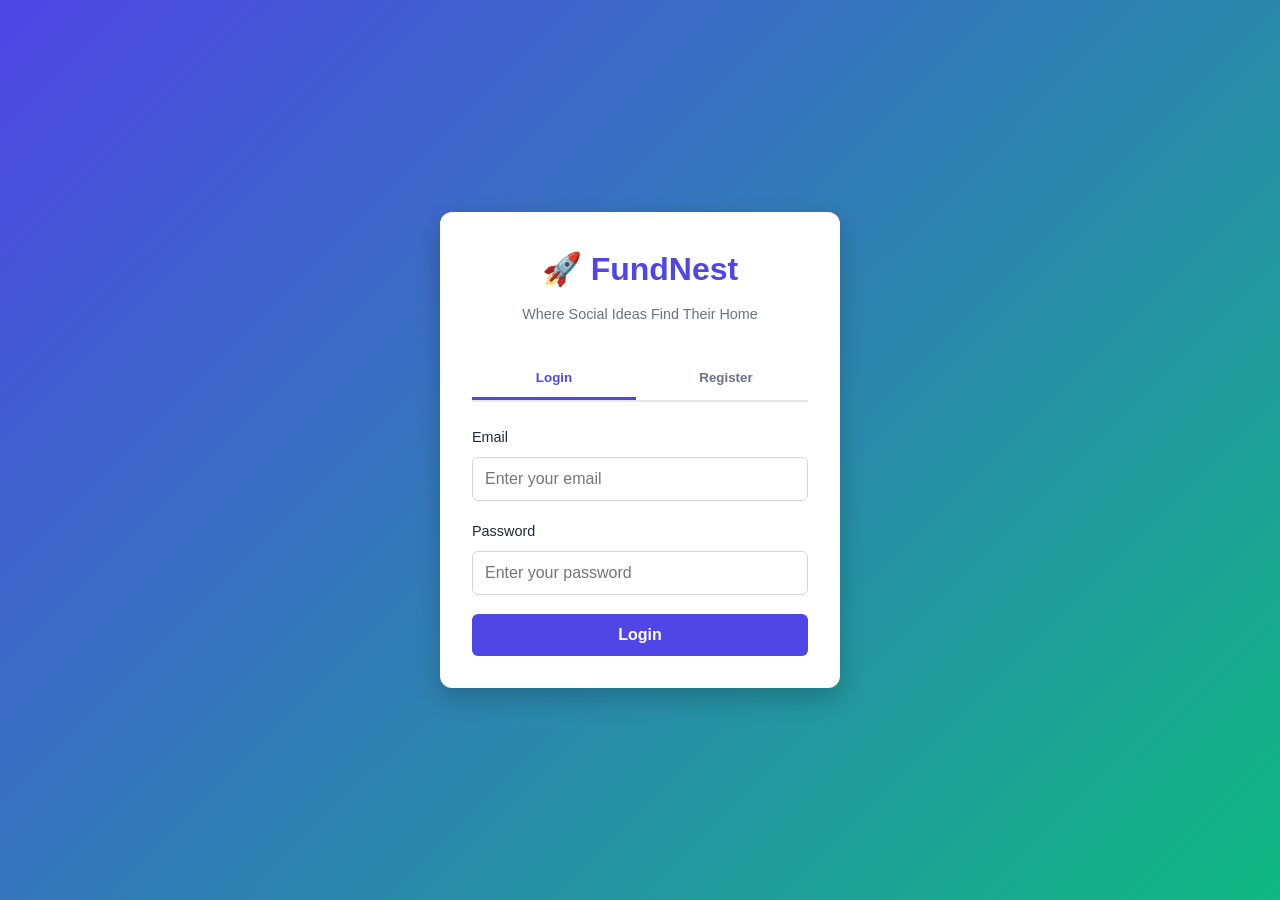
<file: index.html>
<!DOCTYPE html>
<html lang="en">
<head>
    <meta charset="UTF-8">
    <meta name="viewport" content="width=device-width, initial-scale=1.0">
    <title>FundNest - Where Social Ideas Find Their Home</title>
    <link rel="stylesheet" href="css/style.css">
</head>
<body>
    <!-- All content is dynamically generated by JavaScript -->
    
    <!-- Core application scripts -->
    <script src="js/auth.js"></script>
    <script src="js/projects.js"></script>
    <script src="js/utils.js"></script>
    <script src="js/app.js"></script>
</body>
</html>
</file>
<file: css/style.css>
:root {
    --primary-color: #4f46e5;
    --secondary-color: #10b981;
    --background-color: #f9fafb;
    --card-color: #ffffff;
    --text-color: #1f2937;
    --error-color: #ef4444;
    --warning-color: #f59e0b;
}

* { 
    box-sizing: border-box; 
    margin: 0; 
    padding: 0; 
}

body { 
    font-family: 'Segoe UI', Tahoma, Geneva, Verdana, sans-serif; 
    background-color: var(--background-color); 
    color: var(--text-color); 
    line-height: 1.6; 
}

/* ==================== LOGIN PAGE ==================== */
.login-page {
    display: flex;
    justify-content: center;
    align-items: center;
    min-height: 100vh;
    background: linear-gradient(135deg, var(--primary-color) 0%, var(--secondary-color) 100%);
}

.login-container {
    background: var(--card-color);
    padding: 2rem;
    border-radius: 12px;
    box-shadow: 0 10px 25px rgba(0, 0, 0, 0.2);
    width: 100%;
    max-width: 400px;
}

.login-container h1 {
    text-align: center;
    color: var(--primary-color);
    margin-bottom: 0.5rem;
    font-size: 2rem;
}

.login-container .subtitle {
    text-align: center;
    color: #6b7280;
    margin-bottom: 2rem;
    font-size: 0.9rem;
}

.login-tabs {
    display: flex;
    gap: 0.5rem;
    margin-bottom: 1.5rem;
    border-bottom: 2px solid #e5e7eb;
}

.login-tab {
    flex: 1;
    padding: 0.75rem;
    border: none;
    background: none;
    cursor: pointer;
    color: #6b7280;
    font-weight: 600;
    border-bottom: 3px solid transparent;
    transition: all 0.3s;
}

.login-tab.active {
    color: var(--primary-color);
    border-bottom-color: var(--primary-color);
}

.login-form {
    display: none;
}

.login-form.active {
    display: block;
}

.form-group {
    margin-bottom: 1.2rem;
}

.form-group label {
    display: block;
    margin-bottom: 0.5rem;
    font-weight: 500;
    font-size: 0.9rem;
}

.form-group input,
.form-group textarea {
    width: 100%;
    padding: 0.75rem;
    border: 1px solid #d1d5db;
    border-radius: 6px;
    font-size: 1rem;
    font-family: inherit;
}

.form-group input:focus,
.form-group textarea:focus {
    outline: none;
    border-color: var(--primary-color);
    box-shadow: 0 0 0 3px rgba(79, 70, 229, 0.1);
}

.form-group textarea {
    resize: vertical;
    height: 100px;
}

/* ==================== HEADER & NAVIGATION ==================== */
header {
    background-color: #ffffff;
    border-bottom: 1px solid #e5e7eb;
    padding: 1rem 2rem;
    display: flex;
    justify-content: space-between;
    align-items: center;
    position: sticky;
    top: 0;
    z-index: 100;
    box-shadow: 0 2px 4px rgba(0, 0, 0, 0.05);
}

header h1 {
    color: var(--primary-color);
    font-size: 1.5rem;
    font-weight: bold;
}

.header-nav {
    display: flex;
    gap: 1rem;
    align-items: center;
}

.nav-btn {
    background: none;
    border: 2px solid transparent;
    padding: 0.5rem 1rem;
    font-size: 0.95rem;
    font-weight: 600;
    cursor: pointer;
    color: #6b7280;
    transition: all 0.3s;
    border-radius: 6px;
}

.nav-btn:hover {
    color: var(--primary-color);
}

.nav-btn.active {
    color: var(--primary-color);
    border-bottom: 2px solid var(--primary-color);
}

.profile-btn {
    background-color: var(--primary-color);
    color: white;
    padding: 0.5rem 1rem;
    border: none;
    border-radius: 6px;
    cursor: pointer;
    font-weight: 600;
    transition: background-color 0.3s;
}

.profile-btn:hover {
    background-color: #4338ca;
}

.logout-btn {
    background-color: var(--error-color);
    color: white;
    padding: 0.5rem 1rem;
    border: none;
    border-radius: 6px;
    cursor: pointer;
    font-weight: 600;
    transition: background-color 0.3s;
}

.logout-btn:hover {
    background-color: #dc2626;
}

/* ==================== CONTAINER & PAGES ==================== */
.container {
    max-width: 1200px;
    margin: 2rem auto;
    padding: 0 1rem;
}

.page {
    display: none;
}

.page.active {
    display: block;
}

/* ==================== LAUNCH IDEA PAGE ==================== */
.launch-page {
    max-width: 700px;
    margin: 0 auto;
}

.form-section {
    background: var(--card-color);
    padding: 2rem;
    border-radius: 12px;
    box-shadow: 0 4px 6px -1px rgba(0, 0, 0, 0.1);
}

.form-section h2 {
    margin-bottom: 1.5rem;
    font-size: 1.5rem;
    color: #374151;
}

.image-upload-group {
    margin-bottom: 1.2rem;
}

.image-preview {
    width: 100%;
    max-width: 400px;
    height: 250px;
    border: 2px dashed #d1d5db;
    border-radius: 8px;
    display: flex;
    align-items: center;
    justify-content: center;
    overflow: hidden;
    background-color: #f3f4f6;
    margin-top: 0.5rem;
}

.image-preview img {
    width: 100%;
    height: 100%;
    object-fit: cover;
}

.image-placeholder {
    color: #9ca3af;
    text-align: center;
}

.file-input {
    display: none;
}

/* ==================== BUTTONS ==================== */
.btn {
    display: inline-block;
    background-color: var(--primary-color);
    color: white;
    padding: 0.75rem 1.5rem;
    border: none;
    border-radius: 6px;
    font-weight: 600;
    cursor: pointer;
    width: 100%;
    transition: background 0.2s;
    text-align: center;
    font-size: 1rem;
}

.btn:hover {
    background-color: #4338ca;
}

.btn:disabled {
    background-color: #ccc;
    cursor: not-allowed;
}

.btn-secondary {
    background-color: var(--secondary-color);
}

.btn-secondary:hover {
    background-color: #059669;
}

.btn-small {
    padding: 0.5rem 1rem;
    font-size: 0.85rem;
    width: auto;
}

.btn-upload {
    background-color: #6b7280;
    padding: 0.5rem 1rem;
    width: auto;
    font-size: 0.9rem;
}

.btn-upload:hover {
    background-color: #4b5563;
}

/* ==================== BROWSE IDEAS PAGE ==================== */
.browse-page {}

.list-section h2 {
    margin-bottom: 1.5rem;
    font-size: 1.5rem;
}

.project-grid {
    display: grid;
    grid-template-columns: repeat(auto-fill, minmax(350px, 1fr));
    gap: 1.5rem;
}

@media (max-width: 768px) {
    .project-grid {
        grid-template-columns: 1fr;
    }
}

/* ==================== PROJECT CARD ==================== */
.project-card {
    background: var(--card-color);
    border-radius: 12px;
    padding: 1.5rem;
    box-shadow: 0 4px 6px -1px rgba(0, 0, 0, 0.05);
    border: 1px solid #e5e7eb;
    transition: transform 0.2s, box-shadow 0.2s;
}

.project-card:hover {
    transform: translateY(-2px);
    box-shadow: 0 10px 15px -3px rgba(0, 0, 0, 0.1);
}

.project-image {
    width: 100%;
    height: 200px;
    background-color: #f3f4f6;
    border-radius: 8px;
    overflow: hidden;
    margin-bottom: 1rem;
}

.project-image img {
    width: 100%;
    height: 100%;
    object-fit: cover;
}

.project-badge {
    display: inline-block;
    background: #eef2ff;
    color: var(--primary-color);
    padding: 0.25rem 0.75rem;
    border-radius: 9999px;
    font-size: 0.8rem;
    font-weight: 600;
    margin-bottom: 0.5rem;
}

.project-title {
    font-size: 1.2rem;
    font-weight: 700;
    margin-bottom: 0.5rem;
}

.project-creator {
    font-size: 0.85rem;
    color: #6b7280;
    margin-bottom: 0.5rem;
}

.project-desc {
    font-size: 0.9rem;
    color: #4b5563;
    margin-bottom: 1rem;
    line-height: 1.5;
}

.video-container {
    width: 100%;
    padding-top: 56.25%;
    position: relative;
    margin-bottom: 1rem;
    border-radius: 8px;
    overflow: hidden;
}

.video-container iframe {
    position: absolute;
    top: 0;
    left: 0;
    width: 100%;
    height: 100%;
    border: none;
}

/* ==================== PROGRESS BAR ==================== */
.progress-container {
    margin-bottom: 1rem;
}

.progress-bar-bg {
    background: #e5e7eb;
    height: 8px;
    border-radius: 4px;
    overflow: hidden;
    margin-bottom: 0.5rem;
}

.progress-bar-fill {
    background: var(--secondary-color);
    height: 100%;
    width: 0%;
    transition: width 0.3s ease;
}

.progress-stats {
    display: flex;
    justify-content: space-between;
    font-size: 0.85rem;
    font-weight: 600;
}

/* ==================== DONATION BOX ==================== */
.donate-box {
    display: flex;
    gap: 0.5rem;
    margin-top: 1rem;
}

.donate-input {
    flex: 1;
    padding: 0.7rem;
    border: 1px solid #d1d5db;
    border-radius: 6px;
    font-size: 0.9rem;
}

.donate-btn {
    flex: 1;
    background-color: var(--secondary-color);
    padding: 0.7rem;
    font-size: 0.9rem;
}

.donate-btn:hover {
    background-color: #059669;
}

.like-btn {
    background-color: #f3f4f6;
    color: #6b7280;
    padding: 0.5rem 1rem;
    border: 1px solid #d1d5db;
    border-radius: 6px;
    cursor: pointer;
    font-weight: 600;
    transition: all 0.2s;
    font-size: 0.9rem;
}

.like-btn.liked {
    background-color: #fee2e2;
    color: var(--error-color);
    border-color: var(--error-color);
}

.like-btn:hover {
    border-color: var(--error-color);
}

/* ==================== QR CODE MODAL ==================== */
.modal {
    display: none;
    position: fixed;
    z-index: 1000;
    left: 0;
    top: 0;
    width: 100%;
    height: 100%;
    background-color: rgba(0, 0, 0, 0.5);
    align-items: center;
    justify-content: center;
}

.modal.active {
    display: flex;
}

.modal-content {
    background-color: var(--card-color);
    padding: 2rem;
    border-radius: 12px;
    box-shadow: 0 10px 25px rgba(0, 0, 0, 0.2);
    max-width: 500px;
    width: 90%;
    text-align: center;
}

.modal-content h2 {
    margin-bottom: 1rem;
    color: var(--text-color);
}

.qr-code-container {
    margin: 1.5rem 0;
    padding: 1rem;
    background-color: #f9fafb;
    border-radius: 8px;
}

.qr-code-container img {
    max-width: 100%;
    height: auto;
}

.modal-close {
    background-color: #f3f4f6;
    border: 1px solid #d1d5db;
    padding: 0.5rem 1rem;
    border-radius: 6px;
    cursor: pointer;
    font-weight: 600;
    margin-top: 1rem;
}

.modal-close:hover {
    background-color: #e5e7eb;
}

/* ==================== PROFILE PAGE ==================== */
.profile-page {
    max-width: 1000px;
    margin: 0 auto;
}

.profile-header {
    background: var(--card-color);
    padding: 2rem;
    border-radius: 12px;
    box-shadow: 0 4px 6px -1px rgba(0, 0, 0, 0.1);
    margin-bottom: 2rem;
}

.profile-header h2 {
    color: var(--primary-color);
    margin-bottom: 1rem;
    font-size: 1.8rem;
}

.profile-stats {
    display: grid;
    grid-template-columns: repeat(auto-fit, minmax(200px, 1fr));
    gap: 1.5rem;
    margin-top: 1.5rem;
}

.stat-box {
    background: #f9fafb;
    padding: 1rem;
    border-radius: 8px;
    text-align: center;
    border-left: 4px solid var(--primary-color);
}

.stat-value {
    font-size: 2rem;
    font-weight: bold;
    color: var(--primary-color);
}

.stat-label {
    color: #6b7280;
    font-size: 0.9rem;
    margin-top: 0.5rem;
}

.profile-section {
    background: var(--card-color);
    padding: 2rem;
    border-radius: 12px;
    box-shadow: 0 4px 6px -1px rgba(0, 0, 0, 0.1);
    margin-bottom: 2rem;
}

.profile-section h3 {
    margin-bottom: 1.5rem;
    font-size: 1.3rem;
    color: #374151;
}

/* ==================== EMPTY STATE ==================== */
.empty-state {
    text-align: center;
    padding: 3rem 1rem;
}

.empty-state h3 {
    font-size: 1.3rem;
    color: #6b7280;
    margin-bottom: 0.5rem;
}

.empty-state p {
    color: #9ca3af;
}

/* ==================== SUCCESS/ERROR MESSAGES ==================== */
.success-message,
.error-message {
    padding: 1rem;
    border-radius: 6px;
    margin-bottom: 1rem;
    display: none;
}

.success-message.show {
    display: block;
    background: #d1fae5;
    border: 1px solid #6ee7b7;
    color: #065f46;
}

.error-message.show {
    display: block;
    background: #fee2e2;
    border: 1px solid #fecaca;
    color: #7f1d1d;
}

/* ==================== RESPONSIVE ==================== */
@media (max-width: 768px) {
    header {
        flex-direction: column;
        gap: 1rem;
    }

    .header-nav {
        width: 100%;
        justify-content: space-between;
    }

    .login-container {
        margin: 1rem;
    }

    .profile-stats {
        grid-template-columns: 1fr;
    }
}
</file>
